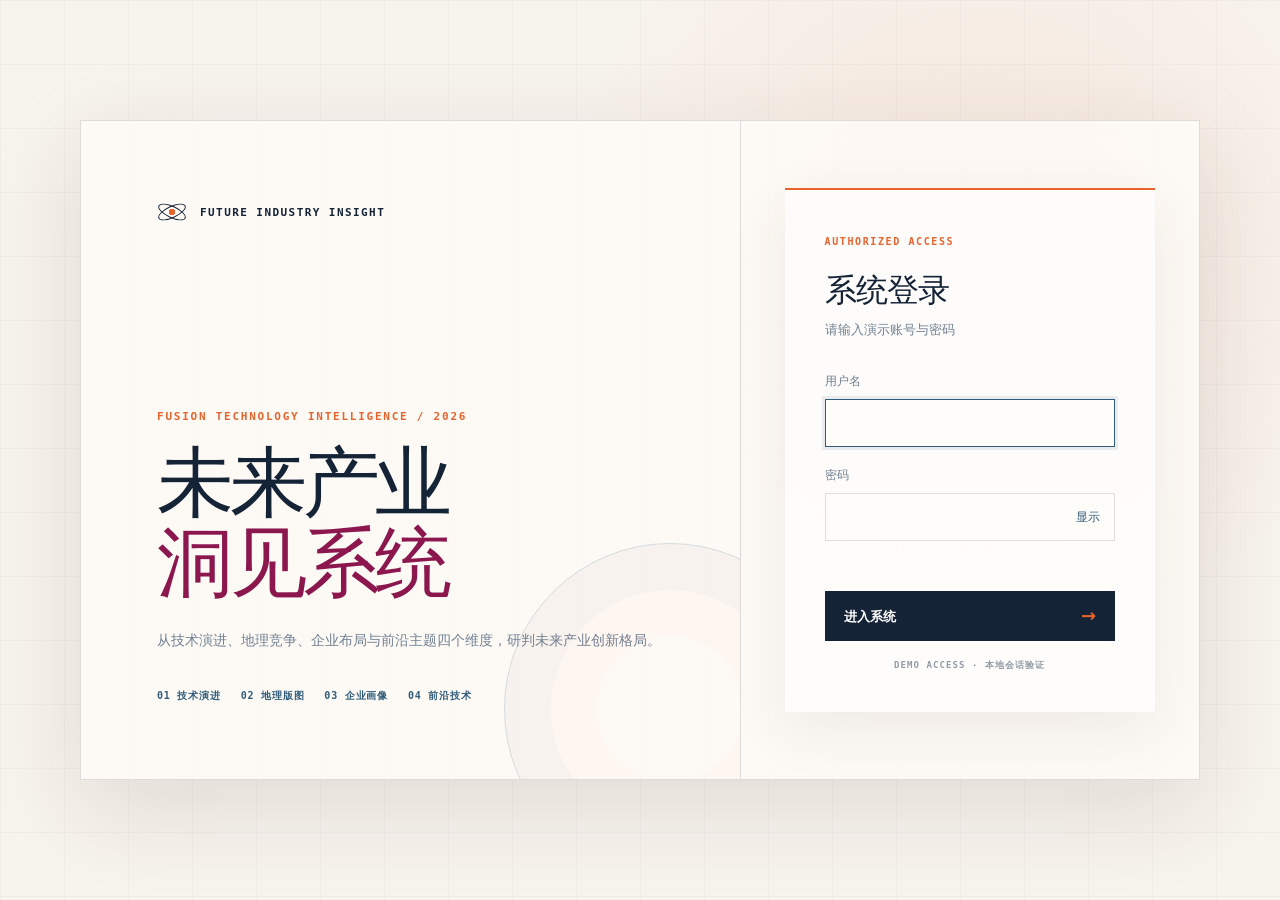
<file: 未来产业洞见系统demo/index.html>
<!doctype html>
<html lang="zh-CN">
<head>
  <meta charset="utf-8">
  <meta name="viewport" content="width=device-width, initial-scale=1">
  <meta name="description" content="未来产业洞见系统统一入口">
  <title>未来产业洞见系统</title>
  <link rel="stylesheet" href="shared/demo-auth.css?v=20260826-no-logout1">
  <style>
    :root {
      color-scheme: light;
      font-family: Inter, "PingFang SC", "Microsoft YaHei", system-ui, sans-serif;
      background: #f7f3ed;
      color: #152337;
    }
    * { box-sizing: border-box; }
    html, body { width: 100%; height: 100%; margin: 0; overflow: hidden; }
    body {
      background:
        linear-gradient(rgba(21,35,55,.025) 1px, transparent 1px),
        linear-gradient(90deg, rgba(21,35,55,.025) 1px, transparent 1px),
        #f7f3ed;
      background-size: 64px 64px;
    }
    #views { position: fixed; inset: 0; }
    .site-view {
      position: absolute;
      inset: 0;
      width: 100%;
      height: 100%;
      border: 0;
      background: #f7f3ed;
      opacity: 0;
      visibility: hidden;
      pointer-events: none;
      transition: opacity .18s ease;
    }
    .site-view.active {
      opacity: 1;
      visibility: visible;
      pointer-events: auto;
    }
    .loading {
      position: fixed;
      z-index: 10;
      left: 50%;
      top: 50%;
      display: flex;
      align-items: center;
      gap: 12px;
      padding: 12px 16px;
      border: 1px solid rgba(21,35,55,.12);
      border-radius: 10px;
      color: #718092;
      background: rgba(255,253,249,.92);
      box-shadow: 0 18px 48px rgba(65,45,35,.12);
      transform: translate(-50%, -50%);
      font-size: 12px;
      transition: opacity .18s ease;
    }
    .loading::before {
      content: "";
      width: 12px;
      height: 12px;
      border: 2px solid rgba(21,35,55,.15);
      border-top-color: #e9632d;
      border-radius: 50%;
      animation: spin .7s linear infinite;
    }
    .loading.hidden { opacity: 0; pointer-events: none; }
    @keyframes spin { to { transform: rotate(360deg); } }
    @media (prefers-reduced-motion: reduce) {
      .site-view, .loading { transition: none; }
      .loading::before { animation: none; }
    }
  </style>
</head>
<body>
  <section id="demoLogin" class="demo-login" aria-labelledby="demoLoginTitle">
    <div class="demo-login-shell">
      <div class="demo-login-intro">
        <div class="demo-login-brand"><i class="demo-login-atom" aria-hidden="true"></i><span>FUTURE INDUSTRY INSIGHT</span></div>
        <p class="demo-login-kicker">FUSION TECHNOLOGY INTELLIGENCE / 2026</p>
        <h1 id="demoLoginTitle">未来产业<br><span>洞见系统</span></h1>
        <p>从技术演进、地理竞争、企业布局与前沿主题四个维度，研判未来产业创新格局。</p>
        <div class="demo-login-scope"><span>01 技术演进</span><span>02 地理版图</span><span>03 企业画像</span><span>04 前沿技术</span></div>
      </div>
      <form id="demoLoginForm" class="demo-login-form" novalidate>
        <div class="demo-login-form-head"><span>AUTHORIZED ACCESS</span><h2>系统登录</h2><p>请输入演示账号与密码</p></div>
        <label for="demoUsername"><span>用户名</span><input id="demoUsername" name="username" type="text" autocomplete="username" required></label>
        <label for="demoPassword"><span>密码</span><span class="demo-password-field"><input id="demoPassword" name="password" type="password" autocomplete="current-password" required><button id="demoPasswordToggle" type="button" aria-label="显示密码">显示</button></span></label>
        <p id="demoLoginError" class="demo-login-error" role="alert" aria-live="polite"></p>
        <button class="demo-login-submit" type="submit"><span>进入系统</span><b>→</b></button>
        <small>DEMO ACCESS · 本地会话验证</small>
      </form>
    </div>
  </section>
  <main id="views" aria-live="polite"></main>
  <div id="loading" class="loading" role="status">正在载入分析模块</div>
  <script src="shared/demo-auth.js?v=20260826-no-logout1"></script>
  <script>
    (() => {
      const PAGE_URLS = {
        home: "home.html",
        technology: "technology.html",
        industry: "industry.html",
        enterprise: "enterprise.html",
        frontier: "frontier.html"
      };
      const PAGE_TITLES = {
        home: "未来产业洞见系统",
        technology: "技术演进脉络 · 未来产业洞见系统",
        industry: "地理版图洞察 · 未来产业洞见系统",
        enterprise: "企业画像 · 未来产业洞见系统",
        frontier: "前沿技术关注 · 未来产业洞见系统"
      };
      const VALID_VIEWS = new Set(Object.keys(PAGE_URLS));
      const frames = new Map();
      const viewsHost = document.getElementById("views");
      const loading = document.getElementById("loading");
      let activeView = "";

      const markFrameReady = (view, frame) => {
        if (frame.dataset.loaded === "true") return;
        frame.dataset.loaded = "true";
        clearInterval(frame._readyPoll);
        clearTimeout(frame._readyTimeout);
        if (view === activeView) loading.classList.add("hidden");
      };

      const viewFromHash = () => {
        const candidate = location.hash.slice(1).toLowerCase();
        return VALID_VIEWS.has(candidate) ? candidate : "home";
      };

      const ensureFrame = view => {
        if (frames.has(view)) return frames.get(view);
        const frame = document.createElement("iframe");
        frame.className = "site-view";
        frame.dataset.view = view;
        frame.title = PAGE_TITLES[view];
        frame.src = PAGE_URLS[view];
        frame.addEventListener("load", () => markFrameReady(view, frame), { once: true });
        viewsHost.appendChild(frame);
        frames.set(view, frame);
        frame._readyPoll = window.setInterval(() => {
          try {
            if (["interactive", "complete"].includes(frame.contentDocument?.readyState)) {
              markFrameReady(view, frame);
            }
          } catch (_) {
            // 保留超时兜底，兼容更严格的本地文件安全策略。
          }
        }, 120);
        frame._readyTimeout = window.setTimeout(() => markFrameReady(view, frame), 8000);
        return frame;
      };

      const activate = (view, historyMode = "none") => {
        if (!VALID_VIEWS.has(view)) view = "home";
        activeView = view;
        const frame = ensureFrame(view);
        frames.forEach((item, name) => {
          const selected = name === view;
          item.classList.toggle("active", selected);
          item.setAttribute("aria-hidden", String(!selected));
          item.contentWindow?.postMessage({ type: "fusion:visibility", visible: selected }, "*");
        });
        document.title = PAGE_TITLES[view];
        loading.classList.toggle("hidden", frame.dataset.loaded === "true");
        const nextHash = view === "home" ? "#home" : `#${view}`;
        if (historyMode === "push" && location.hash !== nextHash) {
          history.pushState({ view }, "", nextHash);
        } else if (!location.hash) {
          history.replaceState({ view }, "", nextHash);
        }
      };

      window.addEventListener("message", event => {
        if (event.data?.type === "fusion:navigate" && VALID_VIEWS.has(event.data.view)) {
          activate(event.data.view, "push");
          return;
        }
        if (event.data?.type !== "fusion:open-enterprise" || !event.data.company) return;
        const frame = ensureFrame("enterprise");
        const openProfile = () => frame.contentWindow?.postMessage({
          type: "fusion:open-enterprise",
          company: String(event.data.company)
        }, "*");
        activate("enterprise", "push");
        if (frame.dataset.loaded === "true") {
          requestAnimationFrame(openProfile);
        } else {
          frame.addEventListener("load", openProfile, { once: true });
        }
      });
      window.addEventListener("hashchange", () => activate(viewFromHash()));
      activate(viewFromHash());
    })();
  </script>
</body>
</html>
</file>
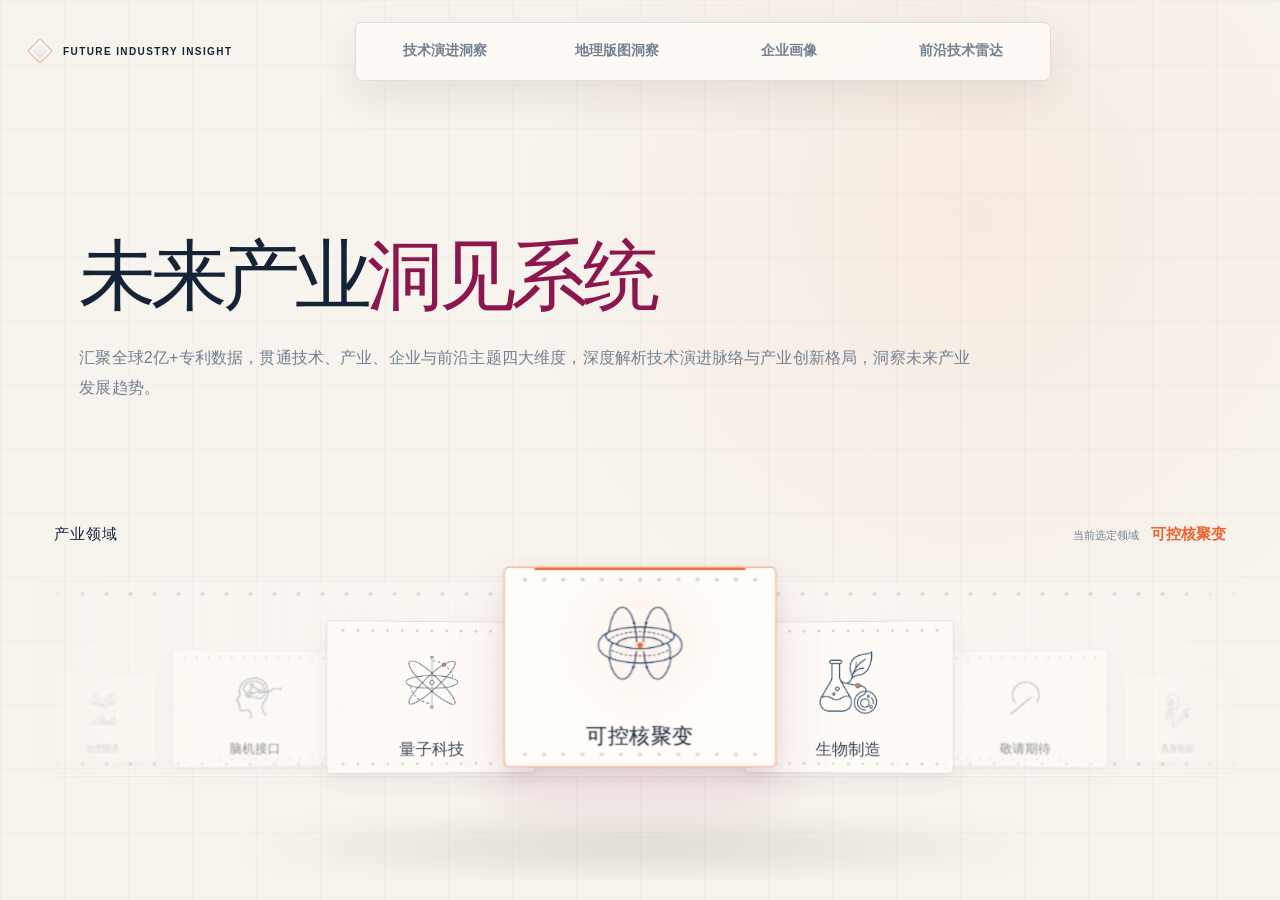
<file: frontend/home.html>
<!doctype html>
<html lang="zh-CN" data-module="home">
<head>
  <base href="./">
  <meta charset="utf-8">
  <meta name="viewport" content="width=device-width, initial-scale=1">
  <meta name="description" content="未来产业洞见系统">
  <title>未来产业洞见系统</title>
  <link rel="stylesheet" href="shared/home-redesign.css?v=20260820-film2">
</head>
<body>
  <div class="future-home">
    <header class="future-topbar">
      <a class="future-brand" href="index.html#home" aria-label="未来产业洞见系统首页"><i class="future-brand-mark" aria-hidden="true"></i><span>FUTURE INDUSTRY INSIGHT</span></a>
      <nav id="futureNav" class="future-nav" aria-label="分析模块">
        <a href="index.html#technology" data-home-view="technology">技术演进洞察</a>
        <a href="index.html#industry" data-home-view="industry">地理版图洞察</a>
        <a href="index.html#enterprise" data-home-view="enterprise">企业画像</a>
        <a href="index.html#frontier" data-home-view="frontier">前沿技术雷达</a>
      </nav>
      <span class="future-account-space" aria-hidden="true"></span>
      <div id="futureNavBubble" class="future-nav-bubble" role="status" aria-hidden="true">
        <strong id="futureNavBubbleTitle"></strong>
        <p id="futureNavBubbleCopy"></p>
      </div>
    </header>

    <main class="future-hero">
      <div class="future-hero-copy">
        <h1>未来产业<span>洞见系统</span></h1>
        <p>汇聚全球2亿+专利数据，贯通技术、产业、企业与前沿主题四大维度，深度解析技术演进脉络与产业创新格局，洞察未来产业发展趋势。</p>
      </div>
    </main>

    <section class="future-sectors" aria-labelledby="futureSectorTitle">
      <div class="future-sector-head">
        <h2 id="futureSectorTitle">产业领域</h2>
        <div class="future-sector-current"><span>当前选定领域</span><strong id="futureSectorCurrent">可控核聚变</strong></div>
      </div>
      <div id="futureSectorStage" class="future-sector-stage" tabindex="0" aria-label="产业领域悬浮胶片式轮播">
        <div class="future-sector-track">
          <button class="future-sector-card" type="button" data-sector="具身智能" data-icon="assets/home/domain-icons/embodied-intelligence.png" aria-pressed="false"><img src="assets/home/domain-icons/embodied-intelligence.png" alt="" aria-hidden="true"><span>具身智能</span></button>
          <button class="future-sector-card" type="button" data-sector="商业航天" data-icon="assets/home/domain-icons/commercial-spaceflight.png" aria-pressed="false"><img src="assets/home/domain-icons/commercial-spaceflight.png" alt="" aria-hidden="true"><span>商业航天</span></button>
          <button class="future-sector-card" type="button" data-sector="6G" data-icon="assets/home/domain-icons/6g.png" aria-pressed="false"><img src="assets/home/domain-icons/6g.png" alt="" aria-hidden="true"><span>6G</span></button>
          <button class="future-sector-card" type="button" data-sector="低空经济" data-icon="assets/home/domain-icons/low-altitude-economy.png" aria-pressed="false"><img src="assets/home/domain-icons/low-altitude-economy.png" alt="" aria-hidden="true"><span>低空经济</span></button>
          <button class="future-sector-card" type="button" data-sector="脑机接口" data-icon="assets/home/domain-icons/brain-computer-interface.png" aria-pressed="false"><img src="assets/home/domain-icons/brain-computer-interface.png" alt="" aria-hidden="true"><span>脑机接口</span></button>
          <button class="future-sector-card" type="button" data-sector="量子科技" data-icon="assets/home/domain-icons/quantum-technology.png" aria-pressed="false"><img src="assets/home/domain-icons/quantum-technology.png" alt="" aria-hidden="true"><span>量子科技</span></button>
          <button class="future-sector-card" type="button" data-sector="可控核聚变" data-icon="assets/home/domain-icons/controlled-fusion.png" aria-pressed="true"><img src="assets/home/domain-icons/controlled-fusion.png" alt="" aria-hidden="true"><span>可控核聚变</span></button>
          <button class="future-sector-card" type="button" data-sector="生物制造" data-icon="assets/home/domain-icons/biomanufacturing.png" aria-pressed="false"><img src="assets/home/domain-icons/biomanufacturing.png" alt="" aria-hidden="true"><span>生物制造</span></button>
          <button class="future-sector-card" type="button" data-sector="敬请期待" data-icon="assets/home/domain-icons/coming-soon.png" aria-pressed="false"><img src="assets/home/domain-icons/coming-soon.png" alt="" aria-hidden="true"><span>敬请期待</span></button>
        </div>
      </div>
    </section>
  </div>
  <script src="shared/home-redesign.js?v=20260820-film2"></script>
</body>
</html>
</file>
<file: 未来产业洞见系统demo/shared/demo-auth.css>
:root {
  --auth-paper: #f7f3ed;
  --auth-panel: #fffdf9;
  --auth-ink: #152337;
  --auth-muted: #718092;
  --auth-line: rgba(21, 35, 55, .14);
  --auth-orange: #e9632d;
  --auth-wine: #8c174f;
  --auth-blue: #315c79;
}

.demo-login {
  position: fixed;
  z-index: 1000;
  inset: 0;
  display: grid;
  place-items: center;
  overflow: auto;
  padding: 40px;
  color: var(--auth-ink);
  background:
    radial-gradient(circle at 76% 28%, rgba(233, 99, 45, .09), transparent 26rem),
    linear-gradient(rgba(21, 35, 55, .028) 1px, transparent 1px),
    linear-gradient(90deg, rgba(21, 35, 55, .028) 1px, transparent 1px),
    var(--auth-paper);
  background-size: auto, 64px 64px, 64px 64px, auto;
  transition: opacity .28s ease, visibility .28s ease;
}

.demo-login[hidden] {
  display: grid;
  opacity: 0;
  visibility: hidden;
  pointer-events: none;
}

.demo-login-shell {
  width: min(1120px, 100%);
  min-height: min(660px, calc(100vh - 80px));
  display: grid;
  grid-template-columns: minmax(0, 1.18fr) minmax(360px, .82fr);
  border: 1px solid var(--auth-line);
  background: rgba(255, 253, 249, .78);
  box-shadow: 0 28px 90px rgba(65, 45, 35, .12);
}

.demo-login-intro {
  position: relative;
  display: flex;
  flex-direction: column;
  padding: clamp(42px, 6vw, 76px);
  overflow: hidden;
  border-right: 1px solid var(--auth-line);
}

.demo-login-intro::after {
  content: "";
  position: absolute;
  right: -96px;
  bottom: -96px;
  width: 330px;
  aspect-ratio: 1;
  border: 1px solid rgba(49, 92, 121, .2);
  border-radius: 50%;
  box-shadow: inset 0 0 0 46px rgba(49, 92, 121, .025), inset 0 0 0 92px rgba(233, 99, 45, .025);
}

.demo-login-brand {
  display: flex;
  align-items: center;
  gap: 13px;
  font: 700 11px/1 ui-monospace, SFMono-Regular, Consolas, monospace;
  letter-spacing: .13em;
}

.demo-login-atom {
  position: relative;
  width: 30px;
  height: 30px;
  flex: 0 0 auto;
  background: radial-gradient(circle, var(--auth-orange) 0 3px, transparent 3.5px);
}

.demo-login-atom::before,
.demo-login-atom::after {
  content: "";
  position: absolute;
  inset: 9px 0;
  border: 1.4px solid var(--auth-ink);
  border-radius: 50%;
  transform: rotate(25deg);
}

.demo-login-atom::after { transform: rotate(-25deg); }
.demo-login-kicker { margin: auto 0 18px; color: var(--auth-orange); font: 650 11px/1.4 ui-monospace, SFMono-Regular, Consolas, monospace; letter-spacing: .16em; }
.demo-login-intro h1 { margin: 0; font-size: clamp(50px, 6vw, 78px); font-weight: 430; line-height: 1.04; letter-spacing: -.055em; }
.demo-login-intro h1 span { color: var(--auth-wine); }
.demo-login-intro > p:not(.demo-login-kicker) { max-width: 570px; margin: 25px 0 34px; color: var(--auth-muted); font-size: 14px; line-height: 1.9; }
.demo-login-scope { position: relative; z-index: 1; display: flex; flex-wrap: wrap; gap: 9px 20px; color: var(--auth-blue); font: 650 10px/1.5 ui-monospace, SFMono-Regular, Consolas, monospace; letter-spacing: .08em; }

.demo-login-form {
  align-self: center;
  display: flex;
  flex-direction: column;
  margin: 44px;
  padding: 40px;
  border-top: 2px solid var(--auth-orange);
  background: rgba(255, 255, 255, .62);
  box-shadow: 0 18px 54px rgba(65, 45, 35, .08);
}

.demo-login-form-head span { color: var(--auth-orange); font: 700 10px/1 ui-monospace, SFMono-Regular, Consolas, monospace; letter-spacing: .16em; }
.demo-login-form-head h2 { margin: 20px 0 8px; font-size: 32px; font-weight: 480; letter-spacing: -.03em; }
.demo-login-form-head p { margin: 0 0 34px; color: var(--auth-muted); font-size: 13px; }
.demo-login-form > label { display: grid; gap: 9px; margin-bottom: 20px; color: var(--auth-muted); font-size: 12px; }
.demo-login-form input { width: 100%; height: 48px; padding: 0 14px; border: 1px solid var(--auth-line); border-radius: 0; outline: none; color: var(--auth-ink); background: var(--auth-panel); font: inherit; transition: border-color .18s ease, box-shadow .18s ease; }
.demo-login-form input:focus { border-color: var(--auth-blue); box-shadow: 0 0 0 3px rgba(49, 92, 121, .1); }
.demo-password-field { position: relative; display: block; }
.demo-password-field input { padding-right: 62px; }
.demo-password-field button { position: absolute; right: 5px; top: 5px; height: 38px; padding: 0 10px; border: 0; color: var(--auth-blue); background: transparent; cursor: pointer; font-size: 12px; }
.demo-login-error { min-height: 20px; margin: -4px 0 14px; color: var(--auth-wine); font-size: 12px; line-height: 1.6; }
.demo-login-submit { height: 50px; display: flex; align-items: center; justify-content: space-between; padding: 0 18px; border: 1px solid var(--auth-ink); color: #fff; background: var(--auth-ink); cursor: pointer; font-family: inherit; font-size: 13px; font-weight: 600; line-height: 1; transition: background .18s ease, transform .18s ease; }
.demo-login-submit:hover { background: var(--auth-blue); transform: translateY(-1px); }
.demo-login-submit b { color: var(--auth-orange); font-size: 18px; }
.demo-login-form > small { margin-top: 18px; color: #929ba5; font: 600 9px/1.4 ui-monospace, SFMono-Regular, Consolas, monospace; letter-spacing: .12em; text-align: center; }

body:not(.demo-authenticated) #views,
body:not(.demo-authenticated) > .loading { visibility: hidden; }

@media (max-width: 800px) {
  .demo-login { padding: 18px; }
  .demo-login-shell { grid-template-columns: 1fr; min-height: 0; }
  .demo-login-intro { min-height: 300px; padding: 34px; border-right: 0; border-bottom: 1px solid var(--auth-line); }
  .demo-login-kicker { margin-top: 58px; }
  .demo-login-form { margin: 0; padding: 34px; box-shadow: none; }
}

@media (max-width: 480px) {
  .demo-login { padding: 0; }
  .demo-login-shell { min-height: 100vh; border: 0; }
  .demo-login-intro { min-height: 260px; padding: 26px; }
  .demo-login-intro h1 { font-size: 48px; }
  .demo-login-kicker { margin-top: 45px; }
  .demo-login-form { padding: 28px 26px; }
}

@media (prefers-reduced-motion: reduce) {
  .demo-login, .demo-login-submit, .demo-login-form input { transition: none; }
}
</file>
<file: frontend/shared/home-redesign.css>
:root {
  color-scheme: light;
  font-family: "HarmonyOS Sans SC", "PingFang SC", "Microsoft YaHei", Arial, sans-serif;
  --home-ink: #151b23;
  --home-muted: #59636e;
  --home-faint: #7d8792;
  --home-line: rgba(35, 47, 60, .14);
  --home-surface: rgba(248, 250, 251, .58);
  --home-surface-strong: rgba(252, 253, 254, .86);
  --home-accent: #4f84ad;
  --home-accent-deep: #2f607f;
  --home-shadow: rgba(55, 67, 80, .16);
}

* { box-sizing: border-box; }
html { min-width: 320px; min-height: 100%; background: #d6dbe0; }
body {
  min-width: 320px;
  min-height: 100dvh;
  margin: 0;
  overflow-x: hidden;
  color: var(--home-ink);
  background:
    radial-gradient(circle at 22% 14%, rgba(255, 255, 255, .88), transparent 31rem),
    radial-gradient(circle at 75% 46%, rgba(232, 237, 241, .54), transparent 36rem),
    linear-gradient(112deg, #f5f7f8 0%, #e9ecef 43%, #c7cdd3 72%, #aab2bb 100%);
}

button, a { font: inherit; }
button { color: inherit; }
a { color: inherit; text-decoration: none; }

.future-home {
  width: min(1420px, calc(100% - 56px));
  min-height: 100dvh;
  margin: 0 auto;
  display: grid;
  grid-template-rows: auto minmax(300px, .92fr) minmax(310px, .78fr);
  padding: 18px 0 20px;
}

.future-topbar {
  position: relative;
  z-index: 40;
  min-height: 66px;
  display: grid;
  grid-template-columns: minmax(176px, .72fr) minmax(660px, 1.65fr) minmax(104px, .42fr);
  align-items: center;
  gap: 24px;
}

.future-brand {
  display: flex;
  align-items: center;
  gap: 11px;
  min-width: 0;
  color: #29333e;
  font-size: 10px;
  font-weight: 720;
  letter-spacing: .14em;
  white-space: nowrap;
}

.future-brand-mark {
  width: 24px;
  height: 24px;
  flex: 0 0 auto;
  border: 1px solid rgba(47, 96, 127, .48);
  border-radius: 7px;
  background:
    linear-gradient(135deg, rgba(255,255,255,.84), rgba(79,132,173,.22)),
    var(--home-surface);
  box-shadow: inset 0 0 0 4px rgba(255,255,255,.28);
  transform: rotate(45deg) scale(.76);
}

.future-nav {
  position: relative;
  display: grid;
  grid-template-columns: repeat(4, minmax(0, 1fr));
  gap: 7px;
  padding: 6px;
  border: 1px solid rgba(255, 255, 255, .52);
  border-radius: 18px;
  background: rgba(239, 242, 244, .4);
  box-shadow: inset 0 1px 0 rgba(255, 255, 255, .64), 0 12px 34px rgba(54, 67, 80, .08);
  -webkit-backdrop-filter: blur(22px) saturate(110%);
  backdrop-filter: blur(22px) saturate(110%);
}

.future-nav a {
  min-height: 45px;
  display: grid;
  place-items: center;
  padding: 0 16px;
  border: 1px solid transparent;
  border-radius: 13px;
  color: #3f4a55;
  font-size: 14px;
  font-weight: 600;
  white-space: nowrap;
  transition: color .22s ease, background .22s ease, border-color .22s ease, transform .22s ease;
}

.future-nav a:hover,
.future-nav a:focus-visible {
  outline: none;
  color: #17212a;
  border-color: rgba(255, 255, 255, .78);
  background: rgba(255, 255, 255, .58);
  transform: translateY(-1px);
}

.future-nav a:active { transform: translateY(0) scale(.985); }
.future-account-space { min-height: 1px; }

.future-nav-bubble {
  position: absolute;
  z-index: 50;
  top: calc(100% + 10px);
  left: 50%;
  width: min(860px, calc(100vw - 64px));
  padding: 17px 22px 18px;
  border: 1px solid rgba(255, 255, 255, .72);
  border-radius: 16px;
  opacity: 0;
  visibility: hidden;
  color: #29343e;
  background: rgba(247, 249, 250, .82);
  box-shadow: inset 0 1px 0 rgba(255,255,255,.8), 0 18px 46px rgba(47, 59, 72, .14);
  -webkit-backdrop-filter: blur(24px) saturate(115%);
  backdrop-filter: blur(24px) saturate(115%);
  transform: translate(-50%, -7px) scale(.985);
  transform-origin: 50% 0;
  pointer-events: none;
  transition: opacity .2s ease, visibility .2s ease, transform .28s cubic-bezier(.16, 1, .3, 1);
}

.future-nav-bubble.is-visible {
  opacity: 1;
  visibility: visible;
  transform: translate(-50%, 0) scale(1);
}

.future-nav-bubble strong { display: block; margin-bottom: 6px; color: var(--home-accent-deep); font-size: 13px; }
.future-nav-bubble p { margin: 0; color: #4d5964; font-size: 13px; line-height: 1.75; }

.future-hero {
  display: grid;
  grid-template-columns: minmax(190px, 250px) minmax(0, 1fr);
  align-items: center;
  gap: clamp(34px, 5vw, 74px);
  padding: clamp(30px, 5vh, 58px) clamp(20px, 4vw, 58px) 20px;
}

.future-core-visual {
  position: relative;
  width: min(230px, 100%);
  aspect-ratio: 1;
  display: grid;
  place-items: center;
  margin: 0 auto;
  border: 1px solid rgba(255, 255, 255, .64);
  border-radius: 20px;
  overflow: hidden;
  background: linear-gradient(135deg, rgba(250,252,253,.68), rgba(185,194,202,.36));
  box-shadow: inset 0 1px 0 rgba(255,255,255,.86), 0 28px 66px rgba(58, 70, 83, .13);
}

.future-core-visual::before {
  content: "";
  position: absolute;
  inset: 18%;
  border: 1px solid rgba(79, 132, 173, .22);
  border-radius: 50%;
  transform: rotate(35deg) scaleX(.62);
}

.future-core-visual img {
  position: relative;
  z-index: 1;
  width: 88%;
  height: 88%;
  object-fit: contain;
  filter: saturate(.76) contrast(.96);
}

.future-hero-copy { min-width: 0; }
.future-hero-copy h1 {
  margin: 0;
  color: #18212a;
  font-size: clamp(48px, 6vw, 84px);
  font-weight: 430;
  line-height: 1.04;
  letter-spacing: -.065em;
  white-space: nowrap;
}

.future-hero-copy h1 span { color: var(--home-accent-deep); }
.future-hero-copy p {
  max-width: 900px;
  margin: 26px 0 0;
  color: var(--home-muted);
  font-size: clamp(14px, 1.25vw, 17px);
  line-height: 1.9;
  letter-spacing: .01em;
}

.future-sectors {
  position: relative;
  min-height: 310px;
  display: grid;
  grid-template-rows: auto minmax(240px, 1fr);
  padding-top: 10px;
}

.future-sector-head {
  position: relative;
  z-index: 5;
  display: flex;
  justify-content: space-between;
  align-items: end;
  gap: 24px;
  padding: 0 clamp(12px, 2vw, 28px) 12px;
}

.future-sector-head h2 { margin: 0; color: #313b45; font-size: 13px; font-weight: 650; letter-spacing: .08em; }
.future-sector-current { display: flex; align-items: baseline; gap: 12px; color: var(--home-faint); font-size: 11px; }
.future-sector-current strong { color: var(--home-accent-deep); font-size: 15px; font-weight: 650; }

.future-sector-stage {
  position: relative;
  min-height: 242px;
  overflow: hidden;
  perspective: 1400px;
  -webkit-mask-image: linear-gradient(90deg, transparent 0%, #000 10%, #000 90%, transparent 100%);
  mask-image: linear-gradient(90deg, transparent 0%, #000 10%, #000 90%, transparent 100%);
  touch-action: pan-y;
  user-select: none;
}

.future-sector-stage::before {
  content: "";
  position: absolute;
  left: 50%;
  top: 48%;
  width: min(1120px, 88vw);
  height: 290px;
  border: 1px solid rgba(255, 255, 255, .48);
  border-radius: 50%;
  box-shadow: inset 0 0 80px rgba(255,255,255,.12), 0 -30px 80px rgba(255,255,255,.1);
  transform: translate(-50%, -44%) rotateX(69deg);
}

.future-sector-stage::after {
  content: "";
  position: absolute;
  left: 50%;
  bottom: 4px;
  width: min(760px, 64vw);
  height: 72px;
  border-radius: 50%;
  background: radial-gradient(ellipse, rgba(57,76,92,.16), transparent 68%);
  filter: blur(12px);
  transform: translateX(-50%);
  pointer-events: none;
}

.future-sector-track { position: absolute; inset: 0; transform-style: preserve-3d; }
.future-sector-card {
  position: absolute;
  z-index: 1;
  left: 50%;
  top: 26px;
  width: clamp(214px, 22vw, 318px);
  height: 184px;
  display: grid;
  place-items: end start;
  padding: 24px;
  border: 1px solid rgba(255,255,255,.58);
  border-radius: 18px;
  opacity: 0;
  overflow: hidden;
  background:
    radial-gradient(circle at 72% 18%, rgba(255,255,255,.75), transparent 42%),
    linear-gradient(145deg, rgba(247,249,250,.68), rgba(184,193,201,.4));
  box-shadow: inset 0 1px 0 rgba(255,255,255,.72), 0 22px 54px rgba(57,68,80,.12);
  cursor: pointer;
  transform-origin: 50% 70%;
  will-change: transform, opacity;
  transition: transform .56s cubic-bezier(.16,1,.3,1), opacity .4s ease, filter .4s ease, border-color .3s ease, background .3s ease;
}

.future-sector-card::before {
  content: "";
  position: absolute;
  width: 180px;
  height: 180px;
  right: -62px;
  top: -66px;
  border: 1px solid rgba(79,132,173,.18);
  border-radius: 50%;
  box-shadow: inset 0 0 0 28px rgba(255,255,255,.08), inset 0 0 0 54px rgba(79,132,173,.045);
}

.future-sector-card span {
  position: relative;
  z-index: 1;
  color: #26313b;
  font-size: clamp(20px, 2vw, 28px);
  font-weight: 560;
  letter-spacing: -.03em;
}

.future-sector-card[aria-pressed="true"] {
  border-color: rgba(79, 132, 173, .58);
  background:
    radial-gradient(circle at 72% 18%, rgba(255,255,255,.9), transparent 44%),
    linear-gradient(145deg, rgba(252,253,254,.92), rgba(191,207,218,.66));
  box-shadow: inset 0 2px 0 rgba(255,255,255,.9), 0 25px 66px rgba(48,79,101,.2);
}

.future-sector-card[aria-pressed="true"]::after {
  content: "";
  position: absolute;
  left: 24px;
  right: 24px;
  top: 0;
  height: 2px;
  background: var(--home-accent);
}

.future-sector-card:focus-visible { outline: 2px solid var(--home-accent-deep); outline-offset: 3px; }
.future-sector-card:active { transition-duration: .12s; }

.future-sector-control {
  position: absolute;
  z-index: 30;
  top: 94px;
  width: 46px;
  height: 46px;
  display: grid;
  place-items: center;
  border: 1px solid rgba(255,255,255,.7);
  border-radius: 50%;
  color: #33414d;
  background: rgba(246,248,249,.65);
  box-shadow: inset 0 1px 0 rgba(255,255,255,.8), 0 10px 26px rgba(55,67,80,.1);
  -webkit-backdrop-filter: blur(15px);
  backdrop-filter: blur(15px);
  cursor: pointer;
  font-size: 18px;
  transition: background .2s ease, transform .2s ease;
}

.future-sector-control:hover { background: rgba(255,255,255,.82); transform: scale(1.04); }
.future-sector-control:active { transform: scale(.96); }
.future-sector-control.prev { left: 3px; }
.future-sector-control.next { right: 3px; }

@supports not ((backdrop-filter: blur(2px)) or (-webkit-backdrop-filter: blur(2px))) {
  .future-nav, .future-nav-bubble, .future-sector-control { background: rgba(244,246,248,.96); }
}

@media (max-width: 1040px) {
  .future-home { width: min(100% - 36px, 920px); }
  .future-topbar { grid-template-columns: 1fr; gap: 10px; padding-top: 6px; }
  .future-brand { justify-content: center; }
  .future-nav { grid-row: 2; }
  .future-account-space { display: none; }
  .future-nav-bubble { top: calc(100% + 8px); }
  .future-hero { grid-template-columns: 180px minmax(0,1fr); padding-top: 46px; }
  .future-hero-copy h1 { white-space: normal; font-size: clamp(44px, 7vw, 68px); }
}

@media (max-width: 720px) {
  .future-home { width: calc(100% - 24px); grid-template-rows: auto auto minmax(300px, auto); padding-top: 10px; }
  .future-nav { grid-template-columns: repeat(2, minmax(0,1fr)); }
  .future-nav a { min-height: 42px; font-size: 12px; }
  .future-nav-bubble { position: fixed; top: 124px; width: calc(100vw - 28px); }
  .future-hero { grid-template-columns: 1fr; gap: 24px; padding: 40px 18px 26px; text-align: center; }
  .future-core-visual { width: 150px; }
  .future-hero-copy h1 { font-size: clamp(42px, 13vw, 64px); }
  .future-hero-copy p { margin-top: 20px; font-size: 14px; }
  .future-sector-head { align-items: start; flex-direction: column; gap: 5px; }
  .future-sector-stage { min-height: 228px; -webkit-mask-image: linear-gradient(90deg, transparent, #000 8%, #000 92%, transparent); mask-image: linear-gradient(90deg, transparent, #000 8%, #000 92%, transparent); }
  .future-sector-card { width: min(250px, 72vw); height: 164px; top: 24px; }
  .future-sector-control { top: 82px; width: 40px; height: 40px; }
}

@media (prefers-reduced-motion: reduce) {
  *, *::before, *::after { scroll-behavior: auto !important; transition-duration: .01ms !important; animation-duration: .01ms !important; }
}

@media (prefers-reduced-transparency: reduce) {
  .future-nav, .future-nav-bubble, .future-sector-card, .future-sector-control { -webkit-backdrop-filter: none; backdrop-filter: none; background-color: #eef1f3; }
}

/* Visual alignment with the four analysis modules. The redesigned layout and
   carousel behavior stay intact; only the shared editorial theme is applied. */
:root {
  --home-ink: #152337;
  --home-muted: #718092;
  --home-faint: #929ba5;
  --home-line: rgba(21, 35, 55, .13);
  --home-surface: rgba(255, 253, 249, .68);
  --home-surface-strong: rgba(255, 253, 249, .96);
  --home-accent: #e9632d;
  --home-accent-deep: #8c174f;
  --home-blue: #315c79;
  --home-shadow: rgba(65, 45, 35, .12);
}

html { background: #f7f3ed; }
body {
  background:
    linear-gradient(rgba(21,35,55,.025) 1px, transparent 1px),
    linear-gradient(90deg, rgba(21,35,55,.025) 1px, transparent 1px),
    radial-gradient(circle at 76% 24%, rgba(233,99,45,.055), transparent 29rem),
    #f7f3ed;
  background-size: 64px 64px, 64px 64px, auto, auto;
  font-family: Inter, "SF Pro Display", "PingFang SC", "Microsoft YaHei", sans-serif;
}

.future-brand { color: var(--home-ink); }
.future-brand-mark {
  border-color: rgba(233,99,45,.58);
  border-radius: 3px;
  background: linear-gradient(135deg, rgba(255,253,249,.96), rgba(49,92,121,.13));
  box-shadow: inset 0 0 0 4px rgba(255,253,249,.5);
}

.future-nav {
  border-color: var(--home-line);
  border-radius: 7px;
  background: rgba(255,253,249,.72);
  box-shadow: inset 0 1px 0 rgba(255,255,255,.68), 0 16px 42px rgba(65,45,35,.09);
}

.future-nav a {
  border-radius: 3px;
  color: var(--home-muted);
}

.future-nav a:hover,
.future-nav a:focus-visible {
  color: var(--home-ink);
  border-color: rgba(233,99,45,.24);
  background: rgba(233,99,45,.075);
}

.future-nav-bubble {
  border-color: var(--home-line);
  border-radius: 4px;
  color: var(--home-ink);
  background: rgba(255,253,249,.95);
  box-shadow: inset 3px 0 var(--home-accent), 0 18px 46px rgba(65,45,35,.13);
}

.future-nav-bubble strong { color: var(--home-accent); }
.future-nav-bubble p { color: var(--home-muted); }

.future-core-visual {
  border-color: var(--home-line);
  border-radius: 4px;
  background:
    radial-gradient(circle at 70% 22%, rgba(243,170,44,.09), transparent 38%),
    rgba(255,253,249,.68);
  box-shadow: inset 0 1px 0 rgba(255,255,255,.76), 0 24px 70px rgba(65,45,35,.1);
}

.future-core-visual::before { border-color: rgba(233,99,45,.25); }
.future-core-visual img { filter: saturate(.5) contrast(.96); }
.future-hero-copy h1 { color: var(--home-ink); font-family: Georgia, "Noto Serif SC", serif; font-weight: 430; }
.future-hero-copy h1 span { color: var(--home-accent-deep); }
.future-hero-copy p { color: var(--home-muted); }
.future-sector-head h2 { color: var(--home-ink); font-family: Georgia, "Noto Serif SC", serif; font-size: 15px; font-weight: 500; }
.future-sector-current { color: var(--home-muted); }
.future-sector-current strong { color: var(--home-accent); }

.future-sector-stage::before {
  border-color: rgba(233,99,45,.18);
  box-shadow: inset 0 0 80px rgba(255,253,249,.2), 0 -30px 80px rgba(140,23,79,.035);
}

.future-sector-stage::after { background: radial-gradient(ellipse, rgba(65,45,35,.14), transparent 68%); }
.future-sector-card {
  border-color: var(--home-line);
  border-radius: 4px;
  background:
    radial-gradient(circle at 74% 17%, rgba(255,255,255,.84), transparent 40%),
    linear-gradient(145deg, rgba(255,253,249,.88), rgba(239,232,223,.66));
  box-shadow: inset 0 1px 0 rgba(255,255,255,.72), 0 20px 52px rgba(65,45,35,.1);
}

.future-sector-card::before {
  border-color: rgba(49,92,121,.17);
  box-shadow: inset 0 0 0 28px rgba(255,253,249,.12), inset 0 0 0 54px rgba(233,99,45,.035);
}

.future-sector-card span { color: var(--home-ink); font-family: Georgia, "Noto Serif SC", serif; font-weight: 500; }
.future-sector-card[aria-pressed="true"] {
  border-color: rgba(233,99,45,.5);
  background:
    radial-gradient(circle at 74% 17%, rgba(255,255,255,.92), transparent 42%),
    linear-gradient(145deg, rgba(255,253,249,.98), rgba(233,99,45,.11));
  box-shadow: inset 0 1px 0 rgba(255,255,255,.88), 0 24px 64px rgba(140,23,79,.15);
}

.future-sector-card[aria-pressed="true"]::after { background: var(--home-accent); }
.future-sector-card:focus-visible { outline-color: var(--home-accent); }
.future-sector-control {
  border-color: var(--home-line);
  border-radius: 4px;
  color: var(--home-ink);
  background: rgba(255,253,249,.88);
  box-shadow: inset 0 1px 0 rgba(255,255,255,.8), 0 10px 26px rgba(65,45,35,.1);
}

.future-sector-control:hover { color: var(--home-accent); background: rgba(233,99,45,.08); }

@media (prefers-reduced-transparency: reduce) {
  .future-nav, .future-nav-bubble, .future-sector-card, .future-sector-control { background-color: #fffdf9; }
}

/* Floating film-strip carousel. */
.future-brand-mark {
  width: 24px;
  height: 24px;
  flex: 0 0 24px;
  border: 1px solid rgba(233,99,45,.58);
  border-radius: 3px;
  background: linear-gradient(135deg, rgba(255,253,249,.96), rgba(49,92,121,.13));
  box-shadow: inset 0 0 0 4px rgba(255,253,249,.5);
  transform: rotate(45deg) scale(.76);
}

.future-hero {
  grid-template-columns: minmax(0, 1fr);
  gap: 0;
  padding: clamp(54px, 8vh, 92px) clamp(20px, 4vw, 58px) 30px;
}

.future-hero-copy {
  width: min(1160px, 100%);
  margin: 0 auto;
}

.future-sectors {
  min-height: 306px;
  grid-template-rows: auto minmax(244px, 1fr);
}

.future-sector-stage {
  min-height: 246px;
  perspective: 1500px;
  -webkit-mask-image: linear-gradient(90deg, transparent 0%, #000 7%, #000 93%, transparent 100%);
  mask-image: linear-gradient(90deg, transparent 0%, #000 7%, #000 93%, transparent 100%);
}

.future-sector-stage::before {
  left: 50%;
  top: 25px;
  width: min(1260px, 94vw);
  height: 194px;
  border: 1px solid rgba(49,92,121,.1);
  border-radius: 5px;
  background:
    radial-gradient(circle, rgba(49,92,121,.22) 0 1.8px, transparent 2.2px) 8px 8px / 24px 8px repeat-x,
    radial-gradient(circle, rgba(49,92,121,.18) 0 1.8px, transparent 2.2px) 8px calc(100% - 8px) / 24px 8px repeat-x,
    linear-gradient(90deg, rgba(255,253,249,.2), rgba(255,253,249,.7), rgba(255,253,249,.2));
  box-shadow: inset 0 1px rgba(255,255,255,.72), inset 0 -1px rgba(255,255,255,.6);
  opacity: .7;
  transform: translateX(-50%);
}

.future-sector-stage::after {
  bottom: 2px;
  width: min(850px, 68vw);
  height: 62px;
  background: radial-gradient(ellipse, rgba(65,45,35,.16), transparent 69%);
  filter: blur(14px);
}

.future-sector-card {
  top: 28px;
  width: clamp(220px, 20vw, 286px);
  height: 188px;
  grid-template-rows: minmax(0, 1fr) auto;
  place-items: center;
  gap: 5px;
  padding: 24px 24px 18px;
  border-color: rgba(21,35,55,.16);
  border-radius: 5px;
  background: rgba(255,253,249,.91);
  box-shadow:
    inset 0 1px 0 rgba(255,255,255,.9),
    0 12px 28px rgba(65,45,35,.08),
    0 2px 5px rgba(65,45,35,.05);
  transform-origin: 50% 74%;
  transition:
    transform .58s cubic-bezier(.16,1,.3,1),
    opacity .42s ease,
    filter .42s ease,
    border-color .3s ease,
    background .3s ease,
    box-shadow .3s ease;
}

.future-sector-card::before {
  content: "";
  position: absolute;
  inset: 8px 10px;
  width: auto;
  height: auto;
  right: 10px;
  top: 8px;
  border: 0;
  border-radius: 0;
  background:
    radial-gradient(circle, rgba(49,92,121,.28) 0 1.5px, transparent 1.9px) top left / 18px 6px repeat-x,
    radial-gradient(circle, rgba(49,92,121,.23) 0 1.5px, transparent 1.9px) bottom left / 18px 6px repeat-x;
  box-shadow: none;
  pointer-events: none;
}

.future-sector-card img {
  position: absolute;
  z-index: 1;
  left: 50%;
  top: 24px;
  width: 104px;
  height: 104px;
  display: block;
  object-fit: contain;
  pointer-events: none;
  transform: translateX(-50%);
  transition: transform .35s cubic-bezier(.16,1,.3,1), opacity .3s ease;
}

.future-sector-card span {
  position: absolute;
  left: 18px;
  right: 18px;
  bottom: 18px;
  z-index: 2;
  display: block;
  text-align: center;
  font-size: clamp(18px, 1.55vw, 23px);
  line-height: 1.12;
  letter-spacing: .01em;
  white-space: nowrap;
}

.future-sector-card[aria-pressed="true"] {
  border-color: rgba(233,99,45,.55);
  background:
    radial-gradient(circle at 50% 37%, rgba(233,99,45,.075), transparent 44%),
    rgba(255,253,249,.98);
  box-shadow:
    inset 0 1px 0 rgba(255,255,255,.96),
    0 28px 58px rgba(140,23,79,.14),
    0 8px 18px rgba(65,45,35,.09);
}

.future-sector-card[aria-pressed="true"] img { transform: translate(-50%, -2px) scale(1.06); }
.future-sector-card[aria-pressed="true"]::after { left: 28px; right: 28px; height: 2px; }
.future-sector-control { top: 96px; }

@media (max-width: 720px) {
  .future-sector-stage { min-height: 232px; }
  .future-sector-stage::before { top: 22px; height: 178px; }
  .future-sector-card { top: 25px; width: min(232px, 70vw); height: 174px; padding: 23px 20px 16px; }
  .future-sector-card img { top: 23px; width: 90px; height: 90px; }
  .future-sector-control { top: 86px; }
}
</file>
